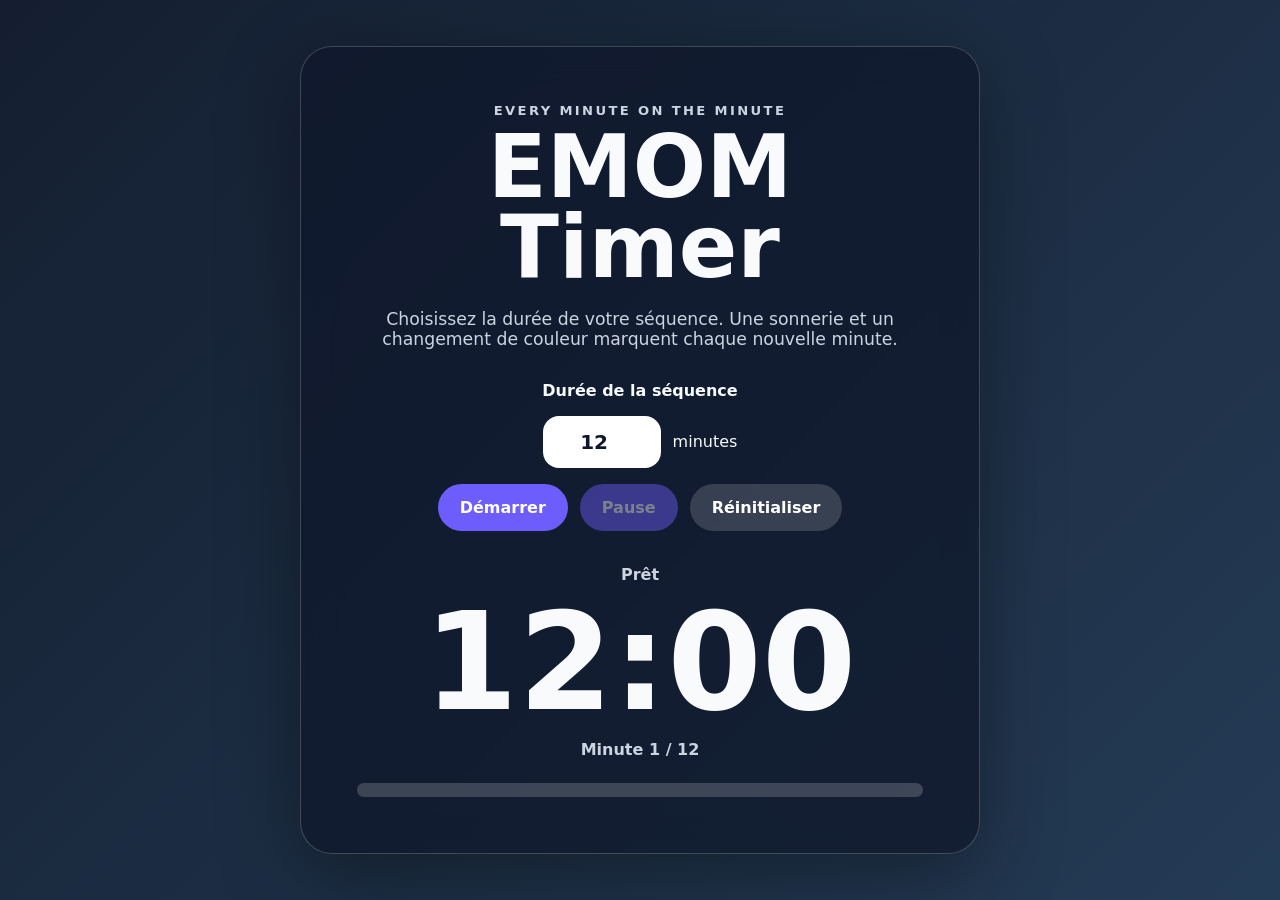
<file: index.html>
<!doctype html>
<html lang="fr">
  <head>
    <meta charset="utf-8" />
    <meta name="viewport" content="width=device-width, initial-scale=1" />
    <title>EMOM Timer</title>
    <link rel="stylesheet" href="styles.css" />
  </head>
  <body>
    <main class="app" id="app">
      <section class="card" aria-labelledby="title">
        <p class="eyebrow">Every Minute On the Minute</p>
        <h1 id="title">EMOM Timer</h1>
        <p class="intro">
          Choisissez la durée de votre séquence. Une sonnerie et un changement
          de couleur marquent chaque nouvelle minute.
        </p>

        <form class="controls" id="timer-form">
          <label for="duration">Durée de la séquence</label>
          <div class="duration-row">
            <input id="duration" name="duration" type="number" min="1" max="120" value="12" required />
            <span>minutes</span>
          </div>
          <div class="button-row">
            <button type="submit" id="start-button">Démarrer</button>
            <button type="button" id="pause-button" disabled>Pause</button>
            <button type="button" id="reset-button">Réinitialiser</button>
          </div>
        </form>

        <section class="timer" aria-live="polite" aria-atomic="true">
          <p class="status" id="status">Prêt</p>
          <output class="display" id="display">12:00</output>
          <p class="minute" id="minute-label">Minute 1 / 12</p>
          <div class="progress" aria-hidden="true"><span id="progress-bar"></span></div>
        </section>
      </section>
    </main>
    <script src="script.js"></script>
  </body>
</html>
</file>
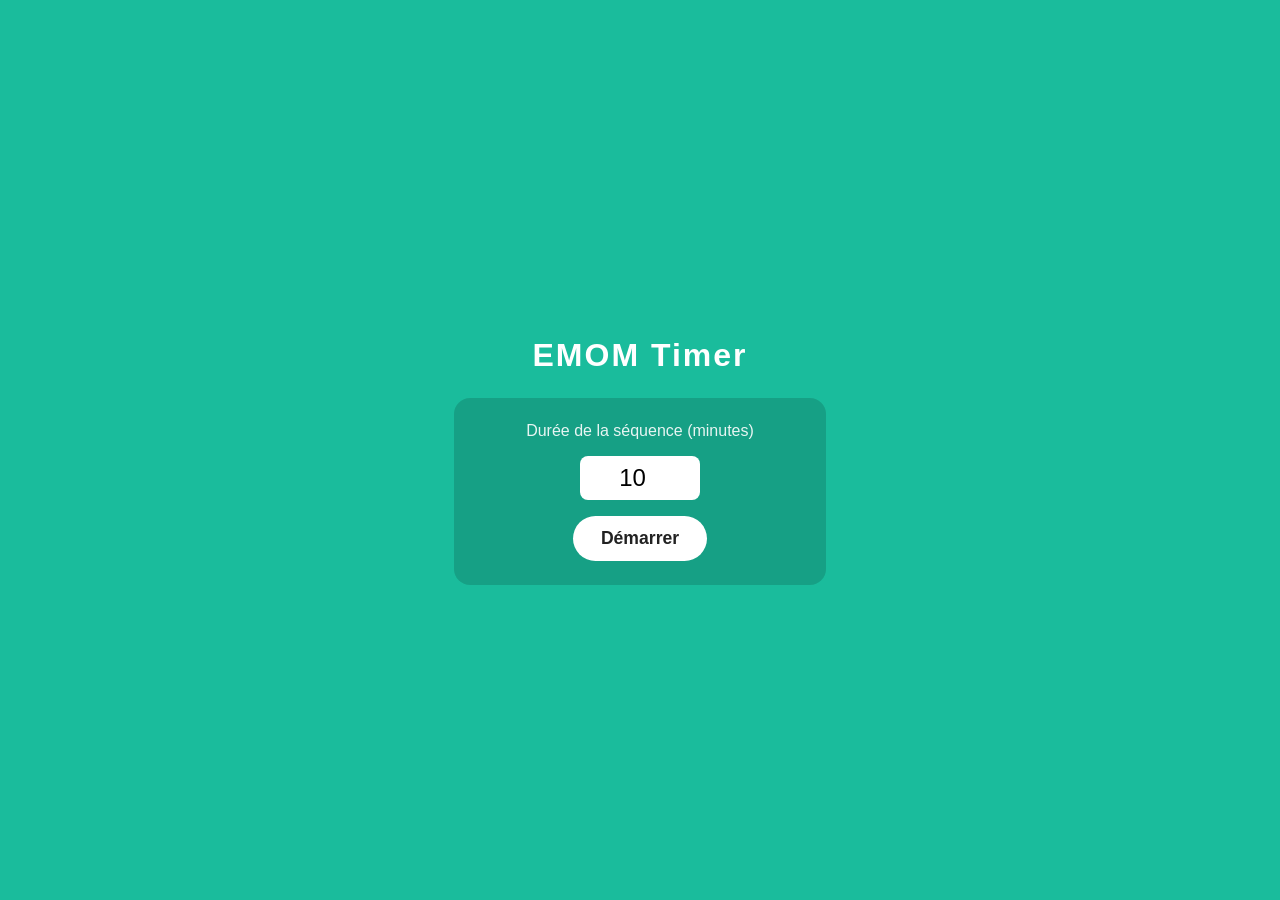
<file: emom-timer/index.html>
<!DOCTYPE html>
<html lang="fr">
<head>
<meta charset="UTF-8">
<meta name="viewport" content="width=device-width, initial-scale=1.0">
<title>EMOM Timer</title>
<link rel="stylesheet" href="style.css">
</head>
<body>
  <div class="app">
    <h1>EMOM Timer</h1>

    <section id="setup" class="panel">
      <label for="duration">Durée de la séquence (minutes)</label>
      <input type="number" id="duration" min="1" max="120" value="10">

      <button id="startBtn" class="btn primary">Démarrer</button>
    </section>

    <section id="session" class="panel hidden">
      <div class="round" id="roundLabel">Round 1 / 10</div>
      <div class="clock" id="clock">60</div>
      <div class="total" id="totalLabel">Temps restant : 10:00</div>

      <div class="controls">
        <button id="pauseBtn" class="btn">Pause</button>
        <button id="resetBtn" class="btn">Réinitialiser</button>
      </div>
    </section>

    <div id="doneMessage" class="done hidden">Séance terminée !</div>
  </div>

  <script src="script.js"></script>
</body>
</html>
</file>
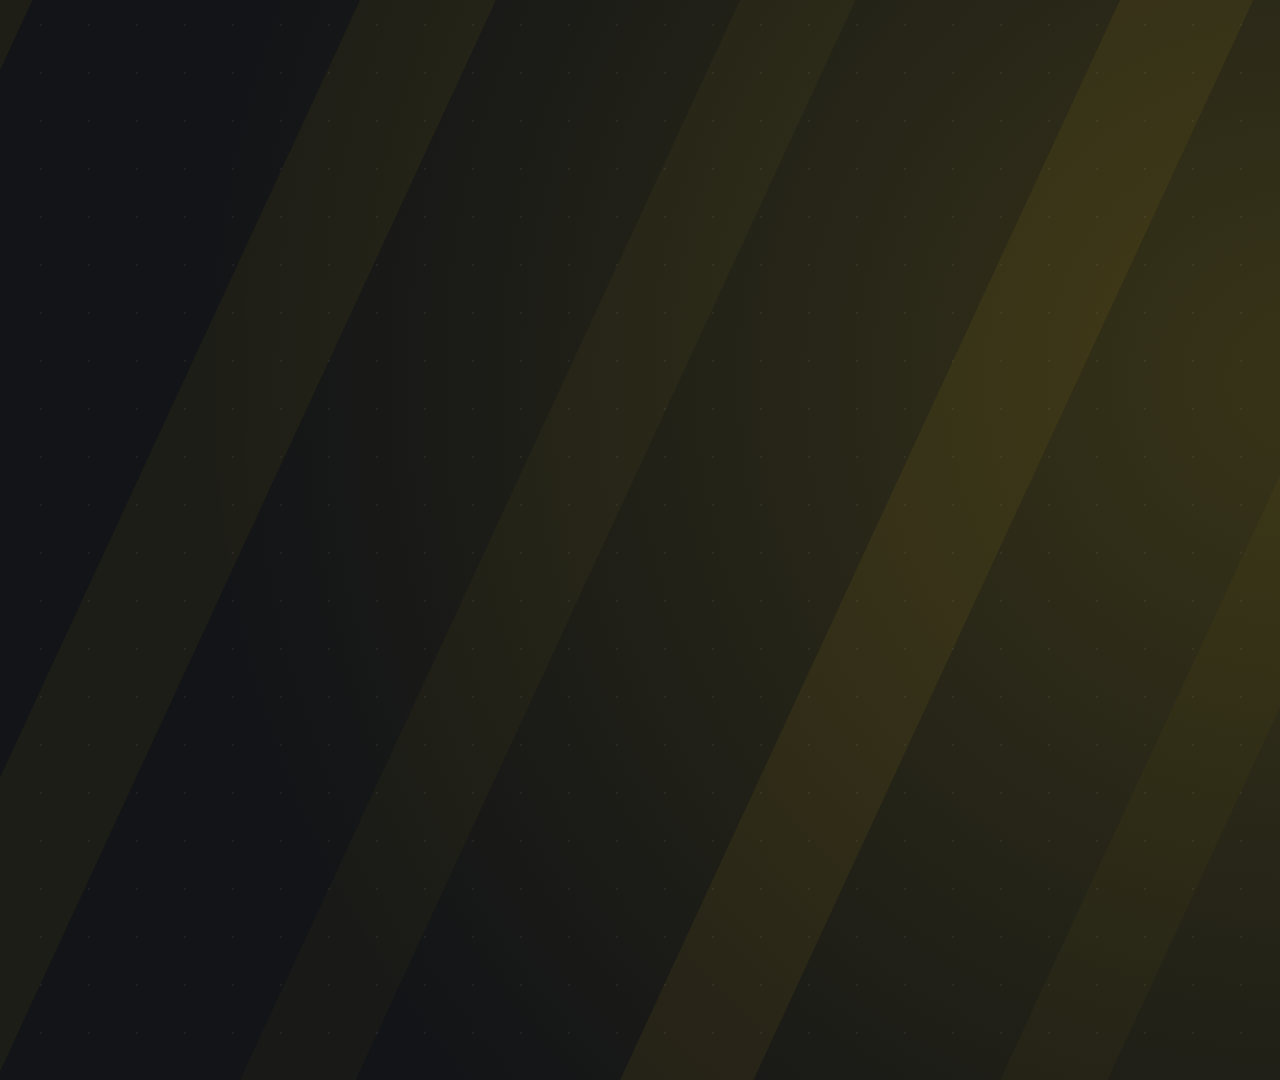
<file: ia-evenementiel-jt/index.html>
<!doctype html>
<html><head><meta charset="utf-8"><title>EXPO INFO · L'IA s'installe</title>
<style>
@font-face{font-family:'Barlow';font-weight:800;src:url(fonts/barlowcondensed_BarlowCondensed-ExtraBold.ttf);font-display:block}
@font-face{font-family:'Barlow';font-weight:600;src:url(fonts/barlowcondensed_BarlowCondensed-SemiBold.ttf);font-display:block}
@font-face{font-family:'Barlow';font-weight:600;font-style:italic;src:url(fonts/barlowcondensed_BarlowCondensed-SemiBoldItalic.ttf);font-display:block}
@font-face{font-family:'Plex';font-weight:500;src:url(fonts/ibmplexmono_IBMPlexMono-Medium.ttf);font-display:block}
html,body{margin:0;background:#121417;overflow:hidden}
canvas{display:block}
</style></head>
<body><canvas id="out" width="1920" height="1080"></canvas>
<script type="module" src="main.js"></script>
</body></html>
</file>
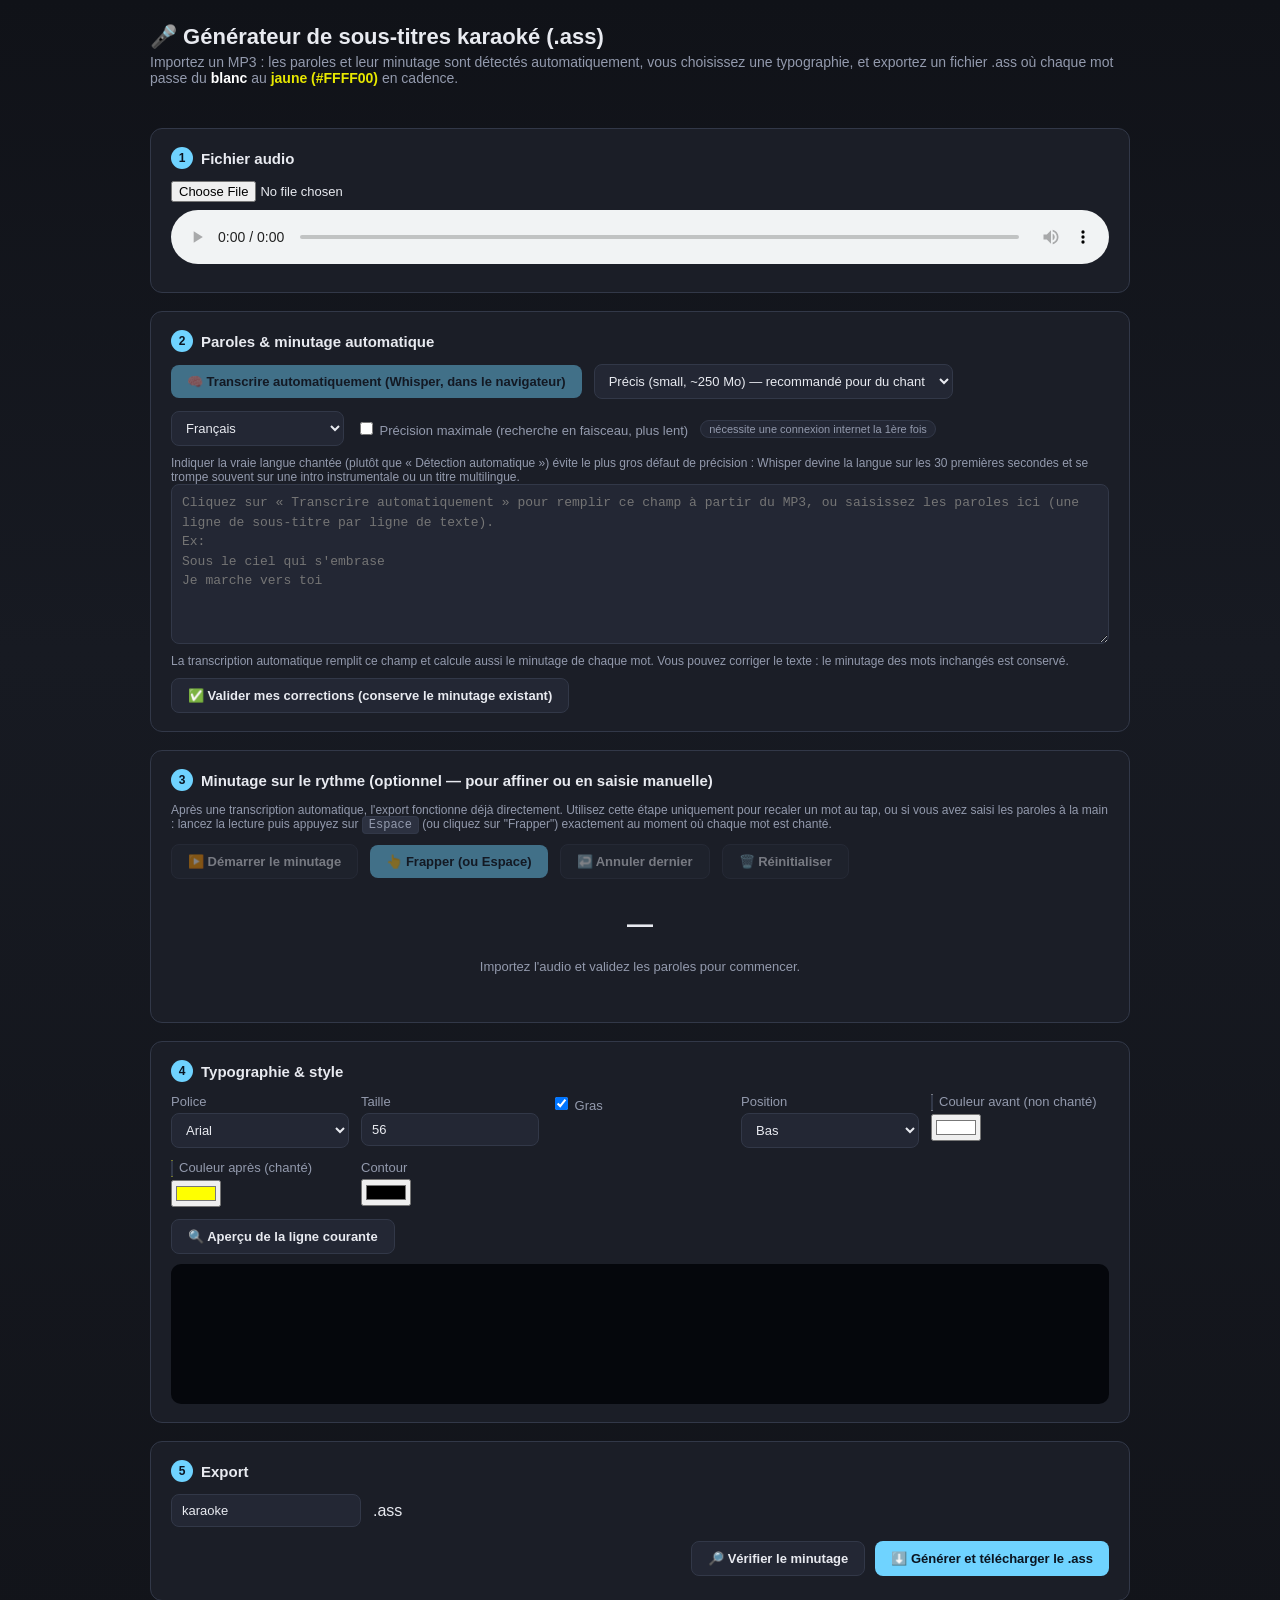
<file: karaoke-ass-generator.html>
<!doctype html>
<html lang="fr">
<head>
<meta charset="utf-8" />
<meta name="viewport" content="width=device-width, initial-scale=1" />
<title>Générateur de sous-titres karaoké (.ass)</title>
<style>
  :root {
    --bg: #12141a;
    --panel: #1b1e27;
    --panel-2: #232734;
    --border: #323848;
    --text: #e8eaf0;
    --muted: #939aad;
    --accent: #ffd83d;
    --accent-2: #6fd3ff;
    --white: #ffffff;
    --yellow: #ffff00;
  }
  * { box-sizing: border-box; }
  body {
    margin: 0;
    font-family: "Segoe UI", Roboto, Arial, sans-serif;
    background: linear-gradient(180deg, #101218, #171a22 40%, #12141a);
    color: var(--text);
    min-height: 100vh;
    padding: 24px;
  }
  h1 { font-size: 22px; margin: 0 0 4px; }
  .subtitle { color: var(--muted); margin: 0 0 24px; font-size: 14px; }
  .wrap { max-width: 980px; margin: 0 auto; display: flex; flex-direction: column; gap: 18px; }
  .card {
    background: var(--panel);
    border: 1px solid var(--border);
    border-radius: 12px;
    padding: 18px 20px;
  }
  .card h2 {
    font-size: 15px;
    margin: 0 0 12px;
    display: flex;
    align-items: center;
    gap: 8px;
  }
  .step-num {
    display: inline-flex;
    align-items: center;
    justify-content: center;
    width: 22px; height: 22px;
    border-radius: 50%;
    background: var(--accent-2);
    color: #0a1420;
    font-size: 12px;
    font-weight: 700;
  }
  .row { display: flex; flex-wrap: wrap; gap: 12px; align-items: center; }
  label { font-size: 13px; color: var(--muted); }
  input[type=file] { color: var(--text); font-size: 13px; }
  input[type=text], input[type=number], select, textarea {
    background: var(--panel-2);
    border: 1px solid var(--border);
    color: var(--text);
    border-radius: 8px;
    padding: 8px 10px;
    font-size: 13px;
  }
  textarea {
    width: 100%;
    min-height: 160px;
    resize: vertical;
    font-family: "Cascadia Code", Consolas, monospace;
    line-height: 1.5;
  }
  button {
    background: var(--accent-2);
    color: #0a1420;
    border: none;
    padding: 9px 16px;
    border-radius: 8px;
    font-size: 13px;
    font-weight: 600;
    cursor: pointer;
  }
  button.secondary { background: var(--panel-2); color: var(--text); border: 1px solid var(--border); }
  button.danger { background: #ff6b6b; color: #2a0a0a; }
  button:disabled { opacity: .45; cursor: not-allowed; }
  button:hover:not(:disabled) { filter: brightness(1.08); }
  audio { width: 100%; margin-top: 8px; }
  .hint { font-size: 12px; color: var(--muted); margin-top: 6px; }
  .progress-line { font-size: 12px; color: var(--accent-2); font-family: monospace; white-space: pre-wrap; max-height: 90px; overflow-y: auto; }
  .grid2 { display: grid; grid-template-columns: repeat(auto-fit, minmax(160px, 1fr)); gap: 12px; }
  .field { display: flex; flex-direction: column; gap: 4px; }
  .color-swatch { width: 20px; height: 20px; border-radius: 4px; border: 1px solid var(--border); vertical-align: middle; margin-right: 6px; }

  #tapArea { text-align: center; padding: 30px 10px; }
  #tapLine { font-size: 26px; font-weight: 600; min-height: 40px; margin-bottom: 10px; }
  #tapLine .w { padding: 2px 4px; border-radius: 4px; color: #6b7280; }
  #tapLine .w.done { color: var(--yellow); }
  #tapLine .w.current { color: #fff; background: #3a3f52; }
  #tapStatus { font-size: 13px; color: var(--muted); margin-top: 8px; }
  kbd { background: #2c3140; border: 1px solid var(--border); border-radius: 4px; padding: 1px 6px; font-size: 12px; }

  #karaokeStage {
    background: #05070c;
    border-radius: 10px;
    min-height: 140px;
    display: flex;
    align-items: center;
    justify-content: center;
    padding: 24px;
    text-align: center;
    overflow: hidden;
  }
  .kword { position: relative; display: inline-block; white-space: pre; }
  .kword .base { color: #ffffff; }
  .kword .fill {
    position: absolute; left: 0; top: 0; color: var(--yellow);
    clip-path: inset(0 100% 0 0);
    white-space: pre;
  }

  .footer-actions { display: flex; gap: 10px; flex-wrap: wrap; justify-content: flex-end; }
  .badge { display:inline-block; font-size: 11px; padding: 2px 8px; border-radius: 20px; background: var(--panel-2); color: var(--muted); border: 1px solid var(--border); }
</style>
</head>
<body>
<div class="wrap">
  <div>
    <h1>🎤 Générateur de sous-titres karaoké (.ass)</h1>
    <p class="subtitle">Importez un MP3 : les paroles et leur minutage sont détectés automatiquement, vous choisissez une typographie, et exportez un fichier .ass où chaque mot passe du <b style="color:#fff">blanc</b> au <b style="color:#e8e800">jaune (#FFFF00)</b> en cadence.</p>
  </div>

  <div class="card">
    <h2><span class="step-num">1</span> Fichier audio</h2>
    <input type="file" id="audioFile" accept="audio/*" />
    <audio id="player" controls></audio>
    <div class="hint" id="audioInfo"></div>
  </div>

  <div class="card">
    <h2><span class="step-num">2</span> Paroles &amp; minutage automatique</h2>
    <div class="row" style="margin-bottom:10px;">
      <button id="btnTranscribe" disabled>🧠 Transcrire automatiquement (Whisper, dans le navigateur)</button>
      <select id="whisperSize">
        <option value="Xenova/whisper-tiny">Rapide (tiny, ~40 Mo, peu précis)</option>
        <option value="Xenova/whisper-base">Équilibré (base, ~75 Mo)</option>
        <option value="Xenova/whisper-small" selected>Précis (small, ~250 Mo) — recommandé pour du chant</option>
      </select>
      <select id="whisperLanguage">
        <option value="">Détection automatique</option>
        <option value="french" selected>Français</option>
        <option value="english">Anglais</option>
        <option value="spanish">Espagnol</option>
        <option value="german">Allemand</option>
        <option value="italian">Italien</option>
        <option value="portuguese">Portugais</option>
        <option value="dutch">Néerlandais</option>
        <option value="arabic">Arabe</option>
        <option value="japanese">Japonais</option>
        <option value="korean">Coréen</option>
        <option value="chinese">Chinois</option>
        <option value="russian">Russe</option>
      </select>
      <label><input type="checkbox" id="highAccuracy" /> Précision maximale (recherche en faisceau, plus lent)</label>
      <span class="badge">nécessite une connexion internet la 1ère fois</span>
    </div>
    <div class="hint">Indiquer la vraie langue chantée (plutôt que « Détection automatique ») évite le plus gros défaut de précision : Whisper devine la langue sur les 30 premières secondes et se trompe souvent sur une intro instrumentale ou un titre multilingue.</div>
    <div class="progress-line" id="transcribeLog"></div>
    <textarea id="lyricsText" placeholder="Cliquez sur « Transcrire automatiquement » pour remplir ce champ à partir du MP3, ou saisissez les paroles ici (une ligne de sous-titre par ligne de texte).&#10;Ex:&#10;Sous le ciel qui s'embrase&#10;Je marche vers toi"></textarea>
    <div class="hint">La transcription automatique remplit ce champ et calcule aussi le minutage de chaque mot. Vous pouvez corriger le texte : le minutage des mots inchangés est conservé.</div>
    <div class="row" style="margin-top:10px;">
      <button class="secondary" id="btnApplyLyrics">✅ Valider mes corrections (conserve le minutage existant)</button>
    </div>
  </div>

  <div class="card">
    <h2><span class="step-num">3</span> Minutage sur le rythme (optionnel — pour affiner ou en saisie manuelle)</h2>
    <p class="hint">Après une transcription automatique, l'export fonctionne déjà directement. Utilisez cette étape uniquement pour recaler un mot au tap, ou si vous avez saisi les paroles à la main : lancez la lecture puis appuyez sur <kbd>Espace</kbd> (ou cliquez sur "Frapper") exactement au moment où chaque mot est chanté.</p>
    <div class="row">
      <button id="btnStartTap" class="secondary" disabled>▶️ Démarrer le minutage</button>
      <button id="btnTap" disabled>👆 Frapper (ou Espace)</button>
      <button id="btnUndoTap" class="secondary" disabled>↩️ Annuler dernier</button>
      <button id="btnResetTap" class="secondary" disabled>🗑️ Réinitialiser</button>
    </div>
    <div id="tapArea">
      <div id="tapLine">—</div>
      <div id="tapStatus">Importez l'audio et validez les paroles pour commencer.</div>
    </div>
  </div>

  <div class="card">
    <h2><span class="step-num">4</span> Typographie &amp; style</h2>
    <div class="grid2">
      <div class="field">
        <label>Police</label>
        <select id="fontFamily">
          <option value="Arial" selected>Arial</option>
          <option value="Arial Black">Arial Black</option>
          <option value="Verdana">Verdana</option>
          <option value="Tahoma">Tahoma</option>
          <option value="Trebuchet MS">Trebuchet MS</option>
          <option value="Georgia">Georgia</option>
          <option value="Impact">Impact</option>
          <option value="Comic Sans MS">Comic Sans MS</option>
          <option value="Courier New">Courier New</option>
          <option value="Times New Roman">Times New Roman</option>
          <option value="Segoe UI">Segoe UI</option>
          <option value="__custom__">Autre (saisir)...</option>
        </select>
      </div>
      <div class="field" id="customFontWrap" style="display:none;">
        <label>Nom de la police personnalisée</label>
        <input type="text" id="customFont" placeholder="Ex: Montserrat" />
      </div>
      <div class="field">
        <label>Taille</label>
        <input type="number" id="fontSize" value="56" min="10" max="200" />
      </div>
      <div class="field">
        <label><input type="checkbox" id="fontBold" checked /> Gras</label>
      </div>
      <div class="field">
        <label>Position</label>
        <select id="position">
          <option value="2" selected>Bas</option>
          <option value="8">Haut</option>
          <option value="5">Milieu</option>
        </select>
      </div>
      <div class="field">
        <label><span class="color-swatch" style="background:#fff"></span>Couleur avant (non chanté)</label>
        <input type="color" id="colorBefore" value="#ffffff" />
      </div>
      <div class="field">
        <label><span class="color-swatch" style="background:#ffff00"></span>Couleur après (chanté)</label>
        <input type="color" id="colorAfter" value="#ffff00" />
      </div>
      <div class="field">
        <label>Contour</label>
        <input type="color" id="colorOutline" value="#000000" />
      </div>
    </div>
    <div class="row" style="margin-top:12px;">
      <button class="secondary" id="btnPreviewLine">🔍 Aperçu de la ligne courante</button>
    </div>
    <div id="karaokeStage" style="margin-top:10px;"></div>
  </div>

  <div class="card">
    <h2><span class="step-num">5</span> Export</h2>
    <div class="row">
      <input type="text" id="assFileName" value="karaoke" />
      <span>.ass</span>
    </div>
    <div class="footer-actions" style="margin-top:14px;">
      <button class="secondary" id="btnValidateTiming">🔎 Vérifier le minutage</button>
      <button id="btnExport">⬇️ Générer et télécharger le .ass</button>
    </div>
    <div class="hint" id="exportHint"></div>
  </div>
</div>

<script>
const state = {
  audioFile: null,
  audioDuration: 0,
  lines: [],
  tap: { flatWords: [], index: 0, active: false, startedAt: null },
};

const $ = (id) => document.getElementById(id);
const player = $("player");

$("audioFile").addEventListener("change", (e) => {
  const file = e.target.files[0];
  if (!file) return;
  state.audioFile = file;
  const url = URL.createObjectURL(file);
  player.src = url;
  $("btnTranscribe").disabled = false;
  player.addEventListener("loadedmetadata", () => {
    state.audioDuration = player.duration;
    $("audioInfo").textContent = `${file.name} — durée: ${formatHMS(player.duration)}`;
  }, { once: true });
  const base = file.name.replace(/\.[^.]+$/, "");
  $("assFileName").value = base || "karaoke";
});

function formatHMS(t) {
  if (!isFinite(t)) return "?";
  const m = Math.floor(t / 60);
  const s = Math.floor(t % 60);
  return `${m}:${String(s).padStart(2, "0")}`;
}

function logTranscribe(msg) {
  const el = $("transcribeLog");
  el.textContent += msg + "\n";
  el.scrollTop = el.scrollHeight;
}

function peakNormalize(data, targetPeak = 0.97) {
  let peak = 0;
  for (let i = 0; i < data.length; i++) {
    const abs = Math.abs(data[i]);
    if (abs > peak) peak = abs;
  }
  if (peak > 0.0001 && peak < targetPeak) {
    const gain = targetPeak / peak;
    for (let i = 0; i < data.length; i++) data[i] *= gain;
  }
  return data;
}

async function decodeToMono16k(file) {
  const arrayBuffer = await file.arrayBuffer();
  const AudioCtx = window.AudioContext || window.webkitAudioContext;
  const tmpCtx = new AudioCtx();
  const decoded = await tmpCtx.decodeAudioData(arrayBuffer.slice(0));
  tmpCtx.close();
  const targetRate = 16000;
  const offline = new OfflineAudioContext(1, Math.ceil(decoded.duration * targetRate), targetRate);

  const src = offline.createBufferSource();
  src.buffer = decoded;

  // Rumble/bass cut: low frequencies carry no lexical content and can
  // dominate the mix, drowning out sung words in the model's input.
  const highpass = offline.createBiquadFilter();
  highpass.type = "highpass";
  highpass.frequency.value = 90;

  // Boost the vocal presence band (consonants/intelligibility) relative
  // to instruments that often sit outside this range.
  const presence = offline.createBiquadFilter();
  presence.type = "peaking";
  presence.frequency.value = 2500;
  presence.Q.value = 1;
  presence.gain.value = 6;

  // Even out loud instrumental passages vs quieter singing so the
  // model "hears" soft-sung words as clearly as the chorus.
  const compressor = offline.createDynamicsCompressor();
  compressor.threshold.value = -28;
  compressor.knee.value = 24;
  compressor.ratio.value = 6;
  compressor.attack.value = 0.005;
  compressor.release.value = 0.25;

  src.connect(highpass);
  highpass.connect(presence);
  presence.connect(compressor);
  compressor.connect(offline.destination);
  src.start(0);

  const rendered = await offline.startRendering();
  return peakNormalize(rendered.getChannelData(0));
}

function groupWordsIntoLines(words) {
  const lines = [];
  let current = [];
  let prevEnd = null;
  for (const w of words) {
    const text = (w.text || "").trim();
    if (!text) continue;
    const gap = prevEnd == null ? 0 : (w.start - prevEnd);
    if (current.length && (gap > 0.7 || current.length >= 9)) {
      lines.push(current);
      current = [];
    }
    current.push({ text, start: w.start, end: w.end });
    prevEnd = w.end;
    if (/[.!?]$/.test(text) && current.length) {
      lines.push(current);
      current = [];
    }
  }
  if (current.length) lines.push(current);
  return lines;
}

const WHISPER_WORKER_SOURCE = `
const CDN_MIRRORS = [
  "https://cdn.jsdelivr.net/npm/@xenova/transformers@2.17.2",
  "https://unpkg.com/@xenova/transformers@2.17.2",
  "https://esm.sh/@xenova/transformers@2.17.2",
];

async function loadTransformers() {
  let lastErr = null;
  for (const url of CDN_MIRRORS) {
    try {
      self.postMessage({ type: "log", text: "Tentative de chargement depuis " + new URL(url).host + "..." });
      return await import(url);
    } catch (err) {
      lastErr = err;
      self.postMessage({ type: "log", text: "  echec (" + new URL(url).host + "), essai du miroir suivant..." });
    }
  }
  throw lastErr;
}

self.onmessage = async (e) => {
  if (e.data.type !== "transcribe") return;
  const { audioData, modelId, language, highAccuracy } = e.data;
  try {
    self.postMessage({ type: "log", text: "Chargement du moteur de transcription (transformers.js)..." });
    const { pipeline } = await loadTransformers();
    self.postMessage({ type: "log", text: "Telechargement du modele " + modelId + " (mis en cache ensuite)..." });
    const transcriber = await pipeline("automatic-speech-recognition", modelId, {
      progress_callback: (p) => {
        if (p.status === "progress" && p.file) {
          self.postMessage({ type: "log", text: "  " + p.file + ": " + Math.round(p.progress || 0) + "%" });
        }
      },
    });
    self.postMessage({ type: "log", text: "Transcription en cours (peut prendre plusieurs minutes selon la duree)..." });
    const output = await transcriber(audioData, {
      chunk_length_s: 30,
      stride_length_s: 5,
      return_timestamps: "word",
      language: language || null,
      task: "transcribe",
      no_repeat_ngram_size: 3,
      repetition_penalty: 1.3,
      num_beams: highAccuracy ? 5 : 1,
    });
    self.postMessage({ type: "done", chunks: output.chunks || [] });
  } catch (err) {
    self.postMessage({ type: "error", message: err && err.message ? err.message : String(err) });
  }
};
`;

function createWhisperWorker() {
  const blob = new Blob([WHISPER_WORKER_SOURCE], { type: "application/javascript" });
  return new Worker(URL.createObjectURL(blob));
}

$("btnTranscribe").addEventListener("click", async () => {
  if (!state.audioFile) return;
  const btn = $("btnTranscribe");
  btn.disabled = true;
  $("transcribeLog").textContent = "";
  logTranscribe("Décodage de l'audio (mono 16kHz)...");
  let audioData;
  try {
    audioData = await decodeToMono16k(state.audioFile);
  } catch (err) {
    logTranscribe("Erreur de décodage audio : " + (err && err.message ? err.message : String(err)));
    btn.disabled = false;
    return;
  }
  const modelId = $("whisperSize").value;
  const language = $("whisperLanguage").value;
  const highAccuracy = $("highAccuracy").checked;
  if (highAccuracy) logTranscribe("Mode précision maximale activé (recherche en faisceau) : sensiblement plus lent.");
  const worker = createWhisperWorker();
  worker.onmessage = (e) => {
    const msg = e.data;
    if (msg.type === "log") {
      logTranscribe(msg.text);
    } else if (msg.type === "done") {
      const words = msg.chunks.map((c) => ({
        text: c.text,
        start: c.timestamp[0] ?? 0,
        end: c.timestamp[1] ?? (c.timestamp[0] ?? 0) + 0.3,
      }));
      if (!words.length) {
        logTranscribe("Aucun mot détecté. Essayez un autre fichier ou saisissez les paroles manuellement.");
      } else {
        const lines = groupWordsIntoLines(words);
        $("lyricsText").value = lines.map((l) => l.map((w) => w.text).join(" ")).join("\n");
        activateLines(lines, `${words.length} mots transcrits et minutés automatiquement sur ${lines.length} lignes. Vous pouvez exporter directement, ou affiner au tap (étape 3) si un mot sonne mal calé.`);
        logTranscribe(`Terminé : ${words.length} mots détectés sur ${lines.length} lignes, avec minutage automatique.`);
      }
      worker.terminate();
      btn.disabled = false;
    } else if (msg.type === "error") {
      const isNetworkBlocked = /fetch|network|import|CORS|Failed to fetch/i.test(msg.message);
      logTranscribe("Erreur pendant la transcription : " + msg.message);
      if (isNetworkBlocked) {
        logTranscribe("Cause probable : cet environnement bloque l'accès à des serveurs externes (aperçu en bac à sable, pare-feu d'entreprise ou bloqueur de publicités).");
        logTranscribe("Solution : téléchargez ce fichier .html et ouvrez-le directement dans votre navigateur (double-clic), avec une connexion internet normale.");
      }
      logTranscribe("En attendant, vous pouvez saisir les paroles manuellement dans le champ ci-dessous.");
      worker.terminate();
      btn.disabled = false;
    }
  };
  worker.onerror = (err) => {
    console.error(err);
    logTranscribe("Erreur inattendue du worker de transcription : " + (err.message || String(err)));
    logTranscribe("En attendant, vous pouvez saisir les paroles manuellement dans le champ ci-dessous.");
    worker.terminate();
    btn.disabled = false;
  };
  worker.postMessage({ type: "transcribe", audioData, modelId, language, highAccuracy }, [audioData.buffer]);
});

$("fontFamily").addEventListener("change", () => {
  $("customFontWrap").style.display = $("fontFamily").value === "__custom__" ? "flex" : "none";
});

function activateLines(lines, statusMsg) {
  state.lines = lines;
  state.tap.flatWords = [];
  lines.forEach((line, li) => line.forEach((w, wi) => state.tap.flatWords.push({ text: w.text, lineIndex: li, wordIndex: wi })));
  state.tap.index = 0;
  state.tap.active = false;
  $("btnStartTap").disabled = !state.audioFile;
  $("btnResetTap").disabled = false;
  renderTapLine();
  $("tapStatus").textContent = statusMsg;
}

$("btnApplyLyrics").addEventListener("click", () => {
  const raw = $("lyricsText").value;
  const rawLines = raw.split("\n").map((l) => l.trim()).filter((l) => l.length);
  if (!rawLines.length) {
    alert("Aucune parole à valider.");
    return;
  }
  const previousLines = state.lines;
  const newLines = rawLines.map((line, li) => {
    const prevLine = previousLines[li];
    return line.split(/\s+/).map((t, wi) => {
      const prevWord = prevLine && prevLine[wi];
      const keepTiming = prevWord && prevWord.text.toLowerCase() === t.toLowerCase() && prevWord.start != null;
      return { text: t, start: keepTiming ? prevWord.start : null, end: keepTiming ? prevWord.end : null };
    });
  });
  const allTimed = newLines.every((line) => line.every((w) => w.start != null && w.end != null));
  const anyTimed = newLines.some((line) => line.some((w) => w.start != null));
  const msg = allTimed
    ? "Minutage automatique conservé pour tous les mots ✅. Vous pouvez exporter directement."
    : anyTimed
      ? "Minutage conservé pour les mots inchangés ; les mots modifiés ou ajoutés doivent être calés à l'étape 3."
      : `${newLines.reduce((n, l) => n + l.length, 0)} mots prêts pour le minutage. Cliquez sur "Démarrer le minutage".`;
  activateLines(newLines, msg);
});

function renderTapLine() {
  const el = $("tapLine");
  const flat = state.tap.flatWords;
  if (!flat.length) { el.textContent = "—"; return; }
  const idx = state.tap.index;
  const currentLine = idx < flat.length ? flat[idx].lineIndex : flat[flat.length - 1].lineIndex;
  const wordsInLine = flat.filter((w) => w.lineIndex === currentLine);
  el.innerHTML = wordsInLine.map((w, i) => {
    const globalIdx = flat.indexOf(w);
    let cls = "w";
    if (globalIdx < idx) cls += " done";
    else if (globalIdx === idx) cls += " current";
    return `<span class="${cls}">${escapeHtml(w.text)}</span>`;
  }).join(" ");
}

function escapeHtml(s) {
  return s.replace(/[&<>]/g, (c) => ({ "&": "&amp;", "<": "&lt;", ">": "&gt;" }[c]));
}

$("btnStartTap").addEventListener("click", () => {
  if (!state.tap.flatWords.length) return;
  state.tap.active = true;
  state.tap.index = 0;
  player.currentTime = 0;
  player.play();
  $("btnTap").disabled = false;
  $("btnUndoTap").disabled = false;
  renderTapLine();
  $("tapStatus").textContent = "Appuyez sur Espace en rythme avec chaque mot chanté...";
});

function doTap() {
  if (!state.tap.active) return;
  const flat = state.tap.flatWords;
  const idx = state.tap.index;
  if (idx >= flat.length) return;
  const t = player.currentTime;
  const w = flat[idx];
  const line = state.lines[w.lineIndex];
  line[w.wordIndex].start = t;
  if (idx > 0) {
    const prev = flat[idx - 1];
    state.lines[prev.lineIndex][prev.wordIndex].end = t;
  }
  state.tap.index++;
  if (state.tap.index >= flat.length) {
    const lastWord = line[w.wordIndex];
    lastWord.end = Math.min(t + 0.8, state.audioDuration || t + 0.8);
    player.pause();
    state.tap.active = false;
    $("tapStatus").textContent = "Minutage terminé ✅. Vous pouvez vérifier ou générer le fichier .ass.";
  } else {
    renderTapLine();
    $("tapStatus").textContent = `Mot ${state.tap.index}/${flat.length} calé à ${t.toFixed(2)}s`;
  }
}

$("btnTap").addEventListener("click", doTap);
document.addEventListener("keydown", (e) => {
  if (e.code === "Space" && state.tap.active) {
    e.preventDefault();
    doTap();
  }
});

$("btnUndoTap").addEventListener("click", () => {
  if (state.tap.index === 0) return;
  state.tap.index--;
  const w = state.tap.flatWords[state.tap.index];
  state.lines[w.lineIndex][w.wordIndex].start = null;
  state.lines[w.lineIndex][w.wordIndex].end = null;
  if (state.tap.index > 0) {
    const prev = state.tap.flatWords[state.tap.index - 1];
    state.lines[prev.lineIndex][prev.wordIndex].end = null;
  }
  renderTapLine();
  $("tapStatus").textContent = "Dernier point annulé.";
});

$("btnResetTap").addEventListener("click", () => {
  state.tap.flatWords.forEach((w) => { state.lines[w.lineIndex][w.wordIndex].start = null; state.lines[w.lineIndex][w.wordIndex].end = null; });
  state.tap.index = 0;
  player.pause();
  state.tap.active = false;
  renderTapLine();
  $("tapStatus").textContent = "Minutage réinitialisé.";
});

function hexToAssColor(hex) {
  hex = hex.replace("#", "");
  const r = hex.substring(0, 2), g = hex.substring(2, 4), b = hex.substring(4, 6);
  return `&H00${b}${g}${r}`.toUpperCase();
}

function getFontName() {
  const sel = $("fontFamily").value;
  if (sel === "__custom__") return $("customFont").value.trim() || "Arial";
  return sel;
}

function firstTimedLine() {
  return state.lines.find((l) => l.every((w) => w.start != null && w.end != null));
}

function renderKaraokePreviewLine(line) {
  const stage = $("karaokeStage");
  const font = getFontName();
  const size = $("fontSize").value;
  const bold = $("fontBold").checked ? "bold" : "normal";
  stage.innerHTML = "";
  const container = document.createElement("div");
  container.style.fontFamily = `"${font}"`;
  container.style.fontSize = size + "px";
  container.style.fontWeight = bold;
  container.style.color = "#fff";
  line.forEach((w, i) => {
    const span = document.createElement("span");
    span.className = "kword";
    span.dataset.start = w.start ?? 0;
    span.dataset.end = w.end ?? 0;
    const base = document.createElement("span");
    base.className = "base";
    base.textContent = w.text + (i < line.length - 1 ? " " : "");
    const fill = document.createElement("span");
    fill.className = "fill";
    fill.textContent = w.text + (i < line.length - 1 ? " " : "");
    fill.style.color = $("colorAfter").value;
    base.style.color = $("colorBefore").value;
    span.appendChild(base);
    span.appendChild(fill);
    container.appendChild(span);
  });
  stage.appendChild(container);
  return container;
}

$("btnPreviewLine").addEventListener("click", () => {
  const line = firstTimedLine();
  if (!line) {
    alert("Aucune ligne entièrement minutée pour l'instant. Terminez l'étape 3 (minutage) d'abord.");
    return;
  }
  renderKaraokePreviewLine(line);
  player.currentTime = Math.max(0, line[0].start - 0.3);
  player.play();
});

let previewRAF = null;
function previewLoop() {
  const stage = $("karaokeStage");
  const words = stage.querySelectorAll(".kword");
  const t = player.currentTime;
  words.forEach((el) => {
    const start = parseFloat(el.dataset.start);
    const end = parseFloat(el.dataset.end);
    const fill = el.querySelector(".fill");
    let progress = 0;
    if (t >= end) progress = 1;
    else if (t <= start) progress = 0;
    else progress = (t - start) / (end - start);
    const remaining = Math.max(0, Math.min(100, (1 - progress) * 100));
    fill.style.clipPath = `inset(0 ${remaining}% 0 0)`;
  });
  previewRAF = requestAnimationFrame(previewLoop);
}
player.addEventListener("play", () => { if (!previewRAF) previewLoop(); });
player.addEventListener("pause", () => { if (previewRAF) { cancelAnimationFrame(previewRAF); previewRAF = null; } });

$("btnValidateTiming").addEventListener("click", () => {
  if (!state.lines.length) { alert("Aucune parole validée (étape 2)."); return; }
  const untimed = [];
  state.lines.forEach((line, li) => line.forEach((w, wi) => { if (w.start == null || w.end == null) untimed.push(`ligne ${li + 1}, mot "${w.text}"`); }));
  if (untimed.length) {
    alert(`${untimed.length} mot(s) non minutés, ex: ${untimed.slice(0, 5).join(" | ")}\nTerminez l'étape 3 (minutage) avant l'export.`);
  } else {
    alert("Tout le minutage est complet, vous pouvez exporter le fichier .ass.");
  }
});

function toAssTime(t) {
  const totalCs = Math.round(Math.max(0, t) * 100);
  const cs = totalCs % 100;
  const totalSec = Math.floor(totalCs / 100);
  const s = totalSec % 60;
  const totalMin = Math.floor(totalSec / 60);
  const m = totalMin % 60;
  const h = Math.floor(totalMin / 60);
  return `${h}:${String(m).padStart(2, "0")}:${String(s).padStart(2, "0")}.${String(cs).padStart(2, "0")}`;
}

function escapeAssText(s) {
  return s.replace(/\{/g, "(").replace(/\}/g, ")").replace(/\n/g, "\\N");
}

function buildAssContent() {
  const font = getFontName();
  const size = $("fontSize").value;
  const bold = $("fontBold").checked ? -1 : 0;
  const alignment = $("position").value;
  const primary = hexToAssColor($("colorAfter").value);
  const secondary = hexToAssColor($("colorBefore").value);
  const outline = hexToAssColor($("colorOutline").value);

  const header = `[Script Info]
Title: Karaoke généré
ScriptType: v4.00+
WrapStyle: 0
ScaledBorderAndShadow: yes
PlayResX: 1280
PlayResY: 720

[V4+ Styles]
Format: Name, Fontname, Fontsize, PrimaryColour, SecondaryColour, OutlineColour, BackColour, Bold, Italic, Underline, StrikeOut, ScaleX, ScaleY, Spacing, Angle, BorderStyle, Outline, Shadow, Alignment, MarginL, MarginR, MarginV, Encoding
Style: Default,${font},${size},${primary},${secondary},${outline},&H64000000,${bold},0,0,0,100,100,0,0,1,3,1,${alignment},40,40,40,1

[Events]
Format: Layer, Start, End, Style, Name, MarginL, MarginR, MarginV, Effect, Text
`;

  const events = state.lines.map((line) => {
    if (!line.length || line.some((w) => w.start == null || w.end == null)) return null;
    const lineStart = line[0].start;
    const lineEnd = line[line.length - 1].end;
    let text = "";
    for (let i = 0; i < line.length; i++) {
      const w = line[i];
      const durEnd = i < line.length - 1 ? line[i + 1].start : w.end;
      const durCs = Math.max(1, Math.round((durEnd - w.start) * 100));
      text += `{\\kf${durCs}}${escapeAssText(w.text)} `;
    }
    return `Dialogue: 0,${toAssTime(lineStart)},${toAssTime(lineEnd)},Default,,0,0,0,,${text.trim()}`;
  }).filter(Boolean);

  return header + events.join("\n") + "\n";
}

$("btnExport").addEventListener("click", () => {
  if (!state.lines.length) { alert("Aucune parole validée (étape 2)."); return; }
  const missing = state.lines.some((line) => line.some((w) => w.start == null || w.end == null));
  if (missing) {
    if (!confirm("Certains mots ne sont pas encore minutés et seront ignorés à l'export. Continuer ?")) return;
  }
  const content = buildAssContent();
  const blob = new Blob([content], { type: "text/plain;charset=utf-8" });
  const url = URL.createObjectURL(blob);
  const a = document.createElement("a");
  const name = ($("assFileName").value.trim() || "karaoke") + ".ass";
  a.href = url;
  a.download = name;
  document.body.appendChild(a);
  a.click();
  a.remove();
  URL.revokeObjectURL(url);
  $("exportHint").textContent = `Fichier "${name}" généré (${state.lines.filter((l) => l.every((w) => w.start != null)).length}/${state.lines.length} lignes minutées).`;
});
</script>
</body>
</html>
</file>
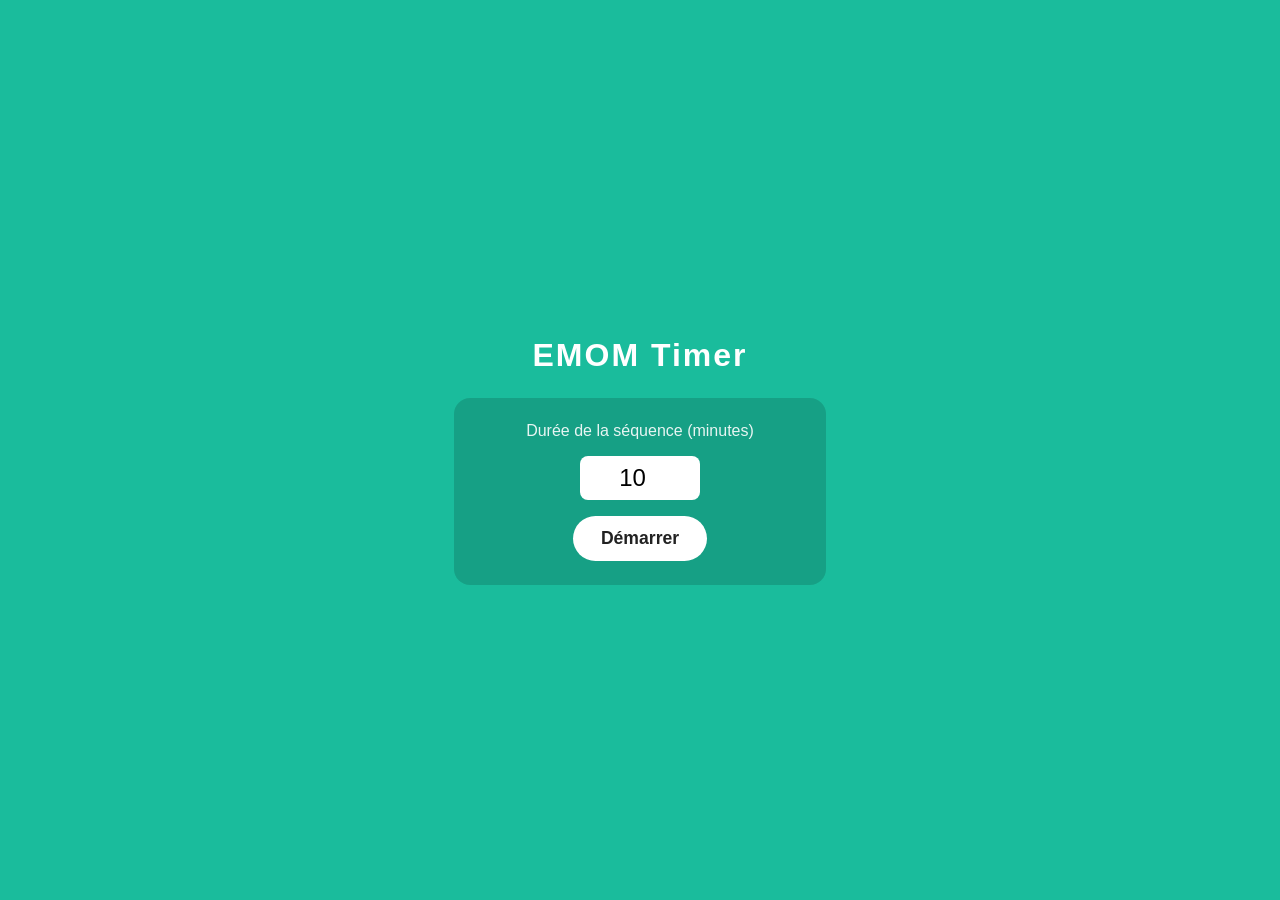
<file: emom-timer/emom.html>
<!DOCTYPE html>
<html lang="fr">
<head>
<meta charset="UTF-8">
<meta name="viewport" content="width=device-width, initial-scale=1.0">
<title>EMOM Timer</title>
<style>
  :root {
    --bg: #1abc9c;
  }

  * {
    box-sizing: border-box;
  }

  body {
    margin: 0;
    min-height: 100vh;
    display: flex;
    align-items: center;
    justify-content: center;
    font-family: -apple-system, BlinkMacSystemFont, "Segoe UI", Roboto, sans-serif;
    background: var(--bg);
    transition: background-color 0.4s ease;
    color: #fff;
  }

  .app {
    width: 100%;
    max-width: 420px;
    padding: 24px;
    text-align: center;
  }

  h1 {
    font-size: 2rem;
    margin-bottom: 24px;
    letter-spacing: 2px;
  }

  .panel {
    display: flex;
    flex-direction: column;
    align-items: center;
    gap: 16px;
    background: rgba(0, 0, 0, 0.15);
    border-radius: 16px;
    padding: 24px;
  }

  .hidden {
    display: none !important;
  }

  label {
    font-size: 1rem;
    opacity: 0.9;
  }

  input[type="number"] {
    width: 120px;
    font-size: 1.5rem;
    text-align: center;
    padding: 8px;
    border: none;
    border-radius: 8px;
  }

  .btn {
    font-size: 1.1rem;
    padding: 12px 28px;
    border: none;
    border-radius: 999px;
    background: rgba(255, 255, 255, 0.25);
    color: #fff;
    cursor: pointer;
    transition: background 0.2s ease;
  }

  .btn:hover {
    background: rgba(255, 255, 255, 0.4);
  }

  .btn.primary {
    background: #fff;
    color: #222;
    font-weight: 600;
  }

  .btn.primary:hover {
    background: #eee;
  }

  .round {
    font-size: 1.2rem;
    opacity: 0.9;
  }

  .clock {
    font-size: 6rem;
    font-weight: 700;
    font-variant-numeric: tabular-nums;
    line-height: 1;
  }

  .total {
    font-size: 1rem;
    opacity: 0.85;
  }

  .controls {
    display: flex;
    gap: 12px;
  }

  .done {
    margin-top: 24px;
    font-size: 1.6rem;
    font-weight: 700;
  }
</style>
</head>
<body>
  <div class="app">
    <h1>EMOM Timer</h1>

    <section id="setup" class="panel">
      <label for="duration">Durée de la séquence (minutes)</label>
      <input type="number" id="duration" min="1" max="120" value="10">

      <button id="startBtn" class="btn primary">Démarrer</button>
    </section>

    <section id="session" class="panel hidden">
      <div class="round" id="roundLabel">Round 1 / 10</div>
      <div class="clock" id="clock">60</div>
      <div class="total" id="totalLabel">Temps restant : 10:00</div>

      <div class="controls">
        <button id="pauseBtn" class="btn">Pause</button>
        <button id="resetBtn" class="btn">Réinitialiser</button>
      </div>
    </section>

    <div id="doneMessage" class="done hidden">Séance terminée !</div>
  </div>

  <script>
    const COLORS = ['#1abc9c', '#3498db', '#9b59b6', '#e67e22', '#e74c3c', '#2ecc71'];

    const setupPanel = document.getElementById('setup');
    const sessionPanel = document.getElementById('session');
    const doneMessage = document.getElementById('doneMessage');
    const durationInput = document.getElementById('duration');
    const startBtn = document.getElementById('startBtn');
    const pauseBtn = document.getElementById('pauseBtn');
    const resetBtn = document.getElementById('resetBtn');
    const roundLabel = document.getElementById('roundLabel');
    const clock = document.getElementById('clock');
    const totalLabel = document.getElementById('totalLabel');

    let audioCtx = null;
    let totalMinutes = 0;
    let totalSeconds = 0;
    let running = false;
    let paused = false;
    let startTime = 0;
    let pauseStart = 0;
    let accumulatedPause = 0;
    let lastRound = 0;

    function formatTime(sec) {
      const m = Math.floor(sec / 60);
      const s = sec % 60;
      return `${m}:${String(s).padStart(2, '0')}`;
    }

    function beep(frequency, duration, delay = 0) {
      if (!audioCtx) return;
      const osc = audioCtx.createOscillator();
      const gain = audioCtx.createGain();
      osc.type = 'sine';
      osc.frequency.value = frequency;
      osc.connect(gain);
      gain.connect(audioCtx.destination);

      const startAt = audioCtx.currentTime + delay;
      gain.gain.setValueAtTime(0, startAt);
      gain.gain.linearRampToValueAtTime(0.4, startAt + 0.02);
      gain.gain.linearRampToValueAtTime(0, startAt + duration);

      osc.start(startAt);
      osc.stop(startAt + duration + 0.02);
    }

    function playRingSound() {
      beep(880, 0.18);
      beep(880, 0.18, 0.22);
    }

    function playEndSound() {
      beep(660, 0.15, 0);
      beep(880, 0.15, 0.18);
      beep(1046, 0.3, 0.36);
    }

    function updateColor(round) {
      const color = COLORS[(round - 1) % COLORS.length];
      document.body.style.setProperty('--bg', color);
    }

    function tick() {
      if (!running || paused) return;

      const elapsedMs = Date.now() - startTime - accumulatedPause;
      const elapsedSec = Math.floor(elapsedMs / 1000);

      if (elapsedSec >= totalSeconds) {
        finishSession();
        return;
      }

      const round = Math.floor(elapsedSec / 60) + 1;
      const secInMinute = elapsedSec % 60;
      const countdown = 60 - secInMinute;
      const remainingTotal = totalSeconds - elapsedSec;

      clock.textContent = countdown;
      roundLabel.textContent = `Round ${round} / ${totalMinutes}`;
      totalLabel.textContent = `Temps restant : ${formatTime(remainingTotal)}`;

      if (round !== lastRound) {
        lastRound = round;
        playRingSound();
        updateColor(round);
      }
    }

    function finishSession() {
      running = false;
      clock.textContent = '0';
      totalLabel.textContent = 'Temps restant : 0:00';
      playEndSound();
      document.body.style.setProperty('--bg', '#1abc9c');
      doneMessage.classList.remove('hidden');
    }

    function startSession() {
      const value = parseInt(durationInput.value, 10);
      totalMinutes = Number.isFinite(value) && value > 0 ? value : 10;
      totalSeconds = totalMinutes * 60;

      if (!audioCtx) {
        audioCtx = new (window.AudioContext || window.webkitAudioContext)();
      }
      if (audioCtx.state === 'suspended') {
        audioCtx.resume();
      }

      running = true;
      paused = false;
      startTime = Date.now();
      accumulatedPause = 0;
      lastRound = 0;
      pauseBtn.textContent = 'Pause';

      setupPanel.classList.add('hidden');
      doneMessage.classList.add('hidden');
      sessionPanel.classList.remove('hidden');
    }

    function togglePause() {
      if (!running) return;
      if (!paused) {
        paused = true;
        pauseStart = Date.now();
        pauseBtn.textContent = 'Reprendre';
      } else {
        paused = false;
        accumulatedPause += Date.now() - pauseStart;
        pauseBtn.textContent = 'Pause';
      }
    }

    function resetSession() {
      running = false;
      paused = false;
      sessionPanel.classList.add('hidden');
      doneMessage.classList.add('hidden');
      setupPanel.classList.remove('hidden');
      document.body.style.setProperty('--bg', '#1abc9c');
    }

    startBtn.addEventListener('click', startSession);
    pauseBtn.addEventListener('click', togglePause);
    resetBtn.addEventListener('click', resetSession);

    setInterval(tick, 200);
  </script>
</body>
</html>
</file>
<file: styles.css>
:root {
  --accent: #6d5dfc;
  --accent-dark: #4635d4;
  --bg-a: #141e30;
  --bg-b: #243b55;
  --text: #f8fafc;
  --muted: #cbd5e1;
}

* { box-sizing: border-box; }

body {
  margin: 0;
  min-height: 100vh;
  font-family: Inter, ui-sans-serif, system-ui, -apple-system, BlinkMacSystemFont, "Segoe UI", sans-serif;
  color: var(--text);
  background: linear-gradient(135deg, var(--bg-a), var(--bg-b));
  transition: background 600ms ease;
}

.app {
  min-height: 100vh;
  display: grid;
  place-items: center;
  padding: 24px;
}

.card {
  width: min(680px, 100%);
  padding: clamp(28px, 6vw, 56px);
  border: 1px solid rgba(255, 255, 255, 0.2);
  border-radius: 32px;
  background: rgba(15, 23, 42, 0.72);
  box-shadow: 0 24px 80px rgba(0, 0, 0, 0.35);
  backdrop-filter: blur(18px);
  text-align: center;
}

.eyebrow {
  margin: 0 0 10px;
  color: var(--muted);
  font-size: 0.82rem;
  font-weight: 800;
  letter-spacing: 0.18em;
  text-transform: uppercase;
}

h1 {
  margin: 0;
  font-size: clamp(2.6rem, 10vw, 5.4rem);
  line-height: 0.92;
}

.intro {
  margin: 22px auto 32px;
  max-width: 520px;
  color: var(--muted);
  font-size: 1.08rem;
}

.controls {
  display: grid;
  gap: 16px;
  margin: 0 auto 34px;
  max-width: 460px;
}

label {
  font-weight: 750;
}

.duration-row,
.button-row {
  display: flex;
  justify-content: center;
  gap: 12px;
  align-items: center;
  flex-wrap: wrap;
}

input {
  width: 118px;
  padding: 14px 16px;
  border: 0;
  border-radius: 16px;
  color: #0f172a;
  font: inherit;
  font-size: 1.25rem;
  font-weight: 800;
  text-align: center;
}

button {
  border: 0;
  border-radius: 999px;
  padding: 14px 22px;
  color: white;
  background: var(--accent);
  font: inherit;
  font-weight: 800;
  cursor: pointer;
  transition: transform 160ms ease, background 160ms ease, opacity 160ms ease;
}

button:hover:not(:disabled) { transform: translateY(-2px); background: var(--accent-dark); }
button:disabled { cursor: not-allowed; opacity: 0.45; }
#reset-button { background: rgba(255, 255, 255, 0.16); }

.timer { display: grid; gap: 10px; }
.status, .minute { margin: 0; color: var(--muted); font-weight: 800; }
.display {
  font-variant-numeric: tabular-nums;
  font-size: clamp(4.2rem, 18vw, 8.5rem);
  font-weight: 900;
  line-height: 1;
}
.progress {
  height: 14px;
  margin-top: 14px;
  overflow: hidden;
  border-radius: 999px;
  background: rgba(255, 255, 255, 0.18);
}
.progress span {
  display: block;
  width: 0%;
  height: 100%;
  border-radius: inherit;
  background: linear-gradient(90deg, #fff, var(--accent));
  transition: width 250ms linear;
}

@media (max-width: 520px) {
  .button-row { flex-direction: column; }
  button { width: 100%; }
}
</file>
<file: emom-timer/style.css>
:root {
  --bg: #1abc9c;
}

* {
  box-sizing: border-box;
}

body {
  margin: 0;
  min-height: 100vh;
  display: flex;
  align-items: center;
  justify-content: center;
  font-family: -apple-system, BlinkMacSystemFont, "Segoe UI", Roboto, sans-serif;
  background: var(--bg);
  transition: background-color 0.4s ease;
  color: #fff;
}

.app {
  width: 100%;
  max-width: 420px;
  padding: 24px;
  text-align: center;
}

h1 {
  font-size: 2rem;
  margin-bottom: 24px;
  letter-spacing: 2px;
}

.panel {
  display: flex;
  flex-direction: column;
  align-items: center;
  gap: 16px;
  background: rgba(0, 0, 0, 0.15);
  border-radius: 16px;
  padding: 24px;
}

.hidden {
  display: none !important;
}

label {
  font-size: 1rem;
  opacity: 0.9;
}

input[type="number"] {
  width: 120px;
  font-size: 1.5rem;
  text-align: center;
  padding: 8px;
  border: none;
  border-radius: 8px;
}

.btn {
  font-size: 1.1rem;
  padding: 12px 28px;
  border: none;
  border-radius: 999px;
  background: rgba(255, 255, 255, 0.25);
  color: #fff;
  cursor: pointer;
  transition: background 0.2s ease;
}

.btn:hover {
  background: rgba(255, 255, 255, 0.4);
}

.btn.primary {
  background: #fff;
  color: #222;
  font-weight: 600;
}

.btn.primary:hover {
  background: #eee;
}

.round {
  font-size: 1.2rem;
  opacity: 0.9;
}

.clock {
  font-size: 6rem;
  font-weight: 700;
  font-variant-numeric: tabular-nums;
  line-height: 1;
}

.total {
  font-size: 1rem;
  opacity: 0.85;
}

.controls {
  display: flex;
  gap: 12px;
}

.done {
  margin-top: 24px;
  font-size: 1.6rem;
  font-weight: 700;
}
</file>
